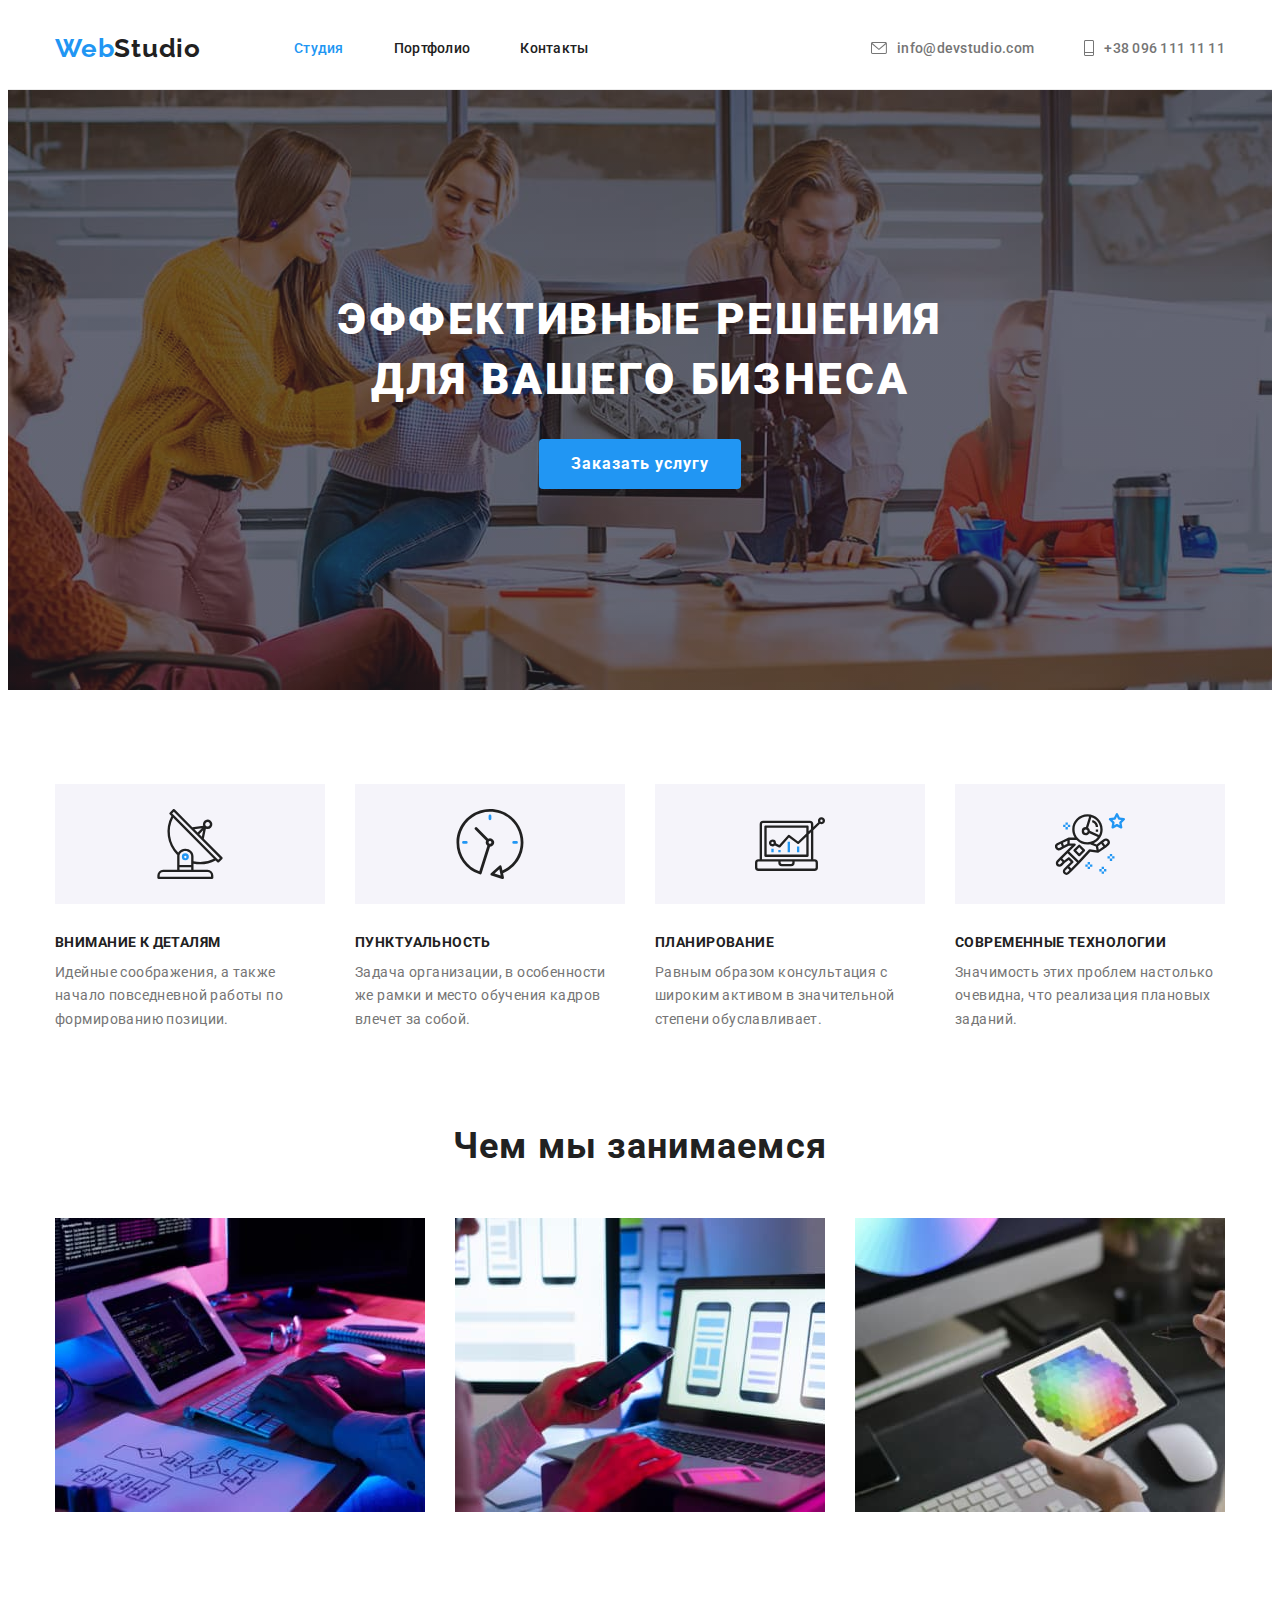
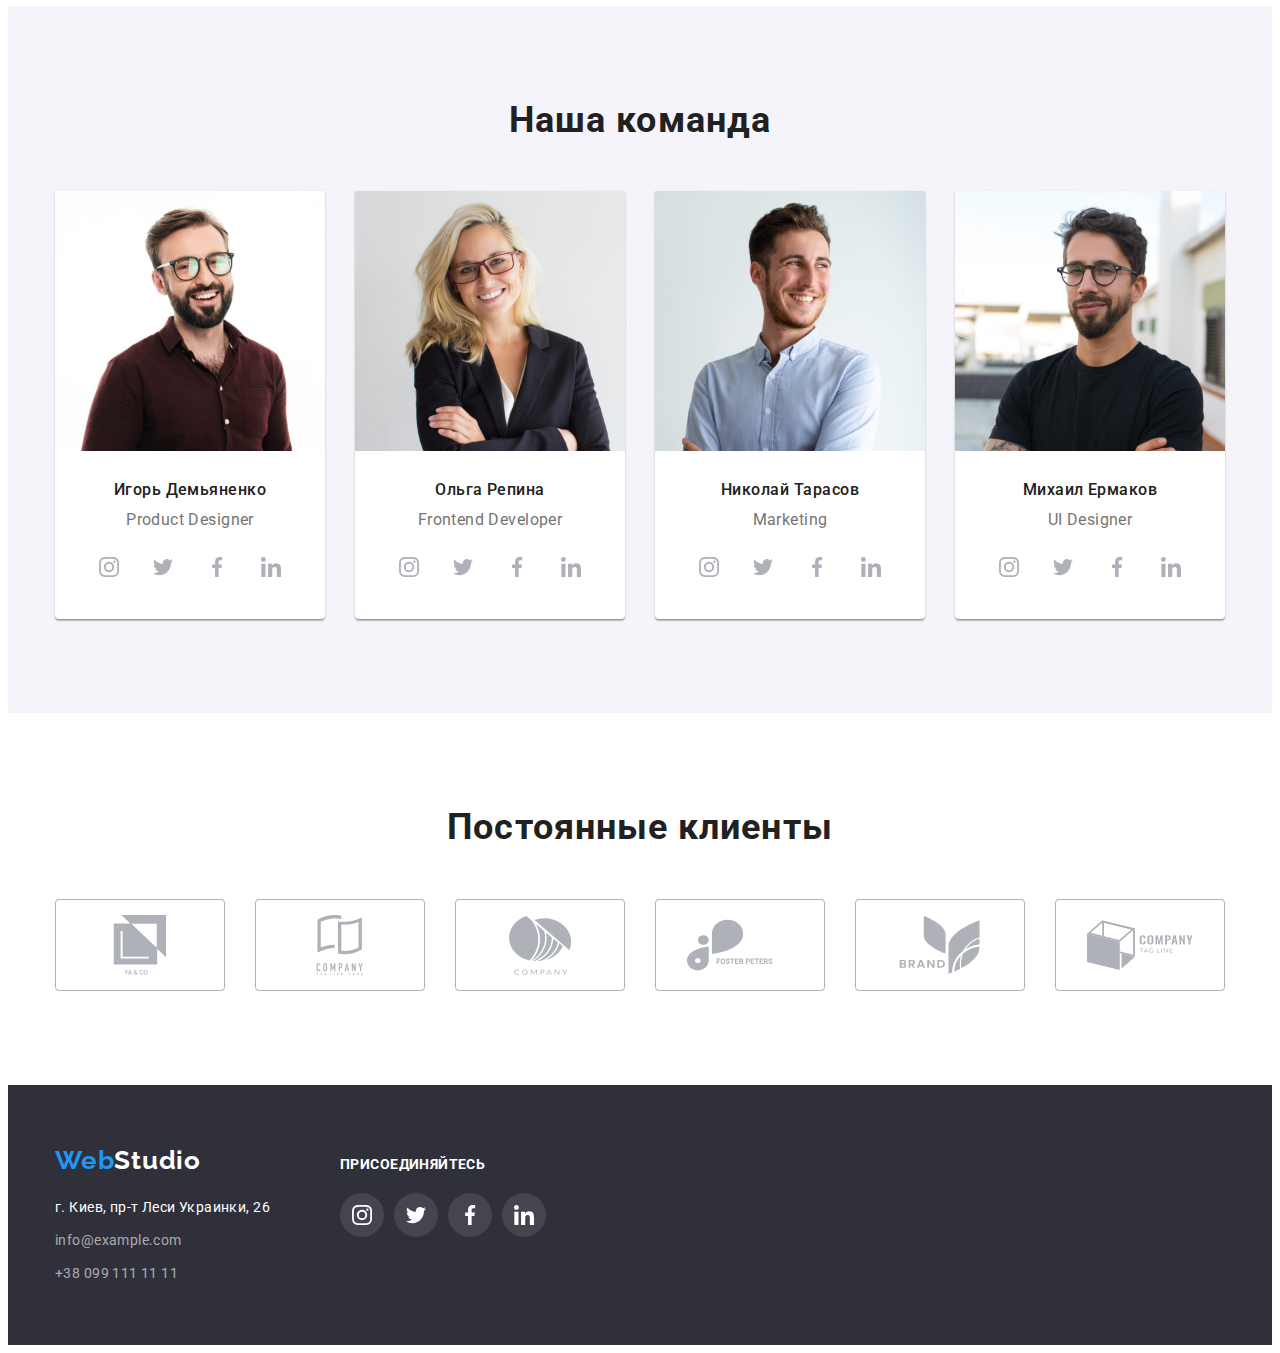
<file: index.html>
<!DOCTYPE html>
<html lang="ru">

<head>
    <meta charset="UTF-8">
    <meta http-equiv="X-UA-Compatible" content="IE=edge">
    <meta name="viewport" content="width=device-width, initial-scale=1.0">
    <title>WebStudio</title>
    <link rel="preconnect" href="https://fonts.googleapis.com">
    <link rel="preconnect" href="https://fonts.gstatic.com" crossorigin>
    <link href="https://fonts.googleapis.com/css2?family=Raleway:wght@700&family=Roboto:wght@400;500;700;900&display=swap"
        rel="stylesheet">
    <link rel="stylesheet" href="https://cdnjs.cloudflare.com/ajax/libs/modern-normalize/1.1.0/modern-normalize.min.css"
        integrity="sha512-wpPYUAdjBVSE4KJnH1VR1HeZfpl1ub8YT/NKx4PuQ5NmX2tKuGu6U/JRp5y+Y8XG2tV+wKQpNHVUX03MfMFn9Q=="
        crossorigin="anonymous" referrerpolicy="no-referrer" />
    <link rel="stylesheet" href="./css/styles.css">
</head>

<body>
    <header class="header">
       <div class="container nav">
            <nav class="header-nav">
                <!--logo-->
                <a class="logo" href="./index.html">Web<span>Studio</span></a>
                <!--nav-->
                <ul class="header-list">
                    <li><a class="link current" href="./index.html">Студия</a></li>
                    <li><a class="link" href="./portfolio.html">Портфолио</a></li>
                    <li><a class="link" href="#">Контакты</a></li>
                </ul>
            </nav>
            <!--contacts-->
            <ul class="header-list-contacts">
                <li>
                    <a class="link" href="mailto:info@devstudio.com">
                        <svg class="icon" width="16px" height="12px">
                           <use href="./images/sprite.svg#icon-mail"></use>
                        </svg>info@devstudio.com
                   </a>
                </li>
                <li>
                    <a class="link" href="tel:+380961111111">
                        <svg class="icon" width="10px" height="16px">
                            <use href="./images/sprite.svg#icon-tel"></use>
                        </svg>+38 096 111 11 11
                    </a>
                </li>
            </ul>
       </div>
    </header>
    <!--main-->
    <main class="main">
        <!--кнопка заказать услугу-->
        <section class="section-one overlay">
            <div class="container">
                <h1 class="section-one-title">Эффективные решения для вашего бизнеса</h1>
                <button class="button" type="button">Заказать услугу</button>
            </div>
        </section>
        <!--плюсы и преимущества-->
        <section class="section-two">
           <div class="container">
                <!--скрытый заголовок-->
                <h2 class="section-two-title">Наши плюсы и преимущества</h2>
                <ul class="section-two-list">
                    <li>
                        <h3 class="title">Внимание к деталям</h3>
                        <p>Идейные соображения, а также начало повседневной работы по формированию позиции.</p>
                    </li>
                    <li>
                        <h3 class="title">Пунктуальность</h3>
                        <p>Задача организации, в особенности же рамки и место обучения кадров влечет за собой.</p>
                    </li>
                    <li>
                        <h3 class="title">Планирование</h3>
                        <p>Равным образом консультация с широким активом в значительной степени обуславливает.</p>
                    </li>
                    <li>
                        <h3 class="title">Современные технологии</h3>
                        <p>Значимость этих проблем настолько очевидна, что реализация плановых заданий.</p>
                    </li>
                </ul>
           </div>
        </section>
        <!--чем занимаемся-->
        <section class="section-three">
            <div class="container">
                <h2 class="section-three-title">Чем мы занимаемся</h2>
                <ul class="section-three-list">
                    <li> <img src="./images/cod.jpg" alt="Процесс написания кода" width="370"> </li>
                    <li> <img src="./images/app.jpg" alt="Разработки приложений" width="370"> </li>
                    <li> <img src="./images/design.jpg" alt="Работа с дизайном" width="370"> </li>
                </ul>
            </div>
        </section>
        <!--команда-->
        <section class="section-four">
            <div class="container">
                <h2 class="section-four-title">Наша команда</h2>
                <ul class="section-four-list">
                    <li class="card">
                        <img src="./images/ihor.jpg" alt="Игорь Демьяненко" width="270">
                        <div class="name">
                           <h3 class="title">Игорь Демьяненко</h3>
                           <p>Product Designer</p>
                          <div class="team-links-div">
                            <ul class="team-links-list">
                                <li class="team-links-item">
                                    <a class="soc-link" href="">
                                        <svg class="team-soc-icon">
                                            <use href="./images/sprite.svg#icon-instagram"></use>
                                        </svg>
                                    </a>
                                </li>
                                <li class="team-links-item">
                                    <a class="soc-link" href="">
                                        <svg class="team-soc-icon">
                                            <use href="./images/sprite.svg#icon-twitter"></use>
                                        </svg>
                                    </a>
                                </li>
                                <li class="team-links-item">
                                    <a class="soc-link" href="">
                                        <svg class="team-soc-icon">
                                            <use href="./images/sprite.svg#icon-facebook"></use>
                                        </svg>
                                    </a>
                                </li>
                                <li class="team-links-item">
                                    <a class="soc-link" href="">
                                        <svg class="team-soc-icon">
                                            <use href="./images/sprite.svg#icon-linkedin"></use>
                                        </svg>
                                    </a>
                                </li>
                            </ul>
                         </div>
                    </div>
                        </li>
                    <li class="card">
                        <img src="./images/olga.jpg" alt="Ольга Репина" width="270">
                        <div class="name">
                           <h3 class="title">Ольга Репина</h3>
                           <p>Frontend Developer</p>
                            <div class="team-links-div">
                                <ul class="team-links-list">
                                    <li class="team-links-item">
                                        <a class="soc-link" href="">
                                            <svg class="team-soc-icon">
                                                <use href="./images/sprite.svg#icon-instagram"></use>
                                            </svg>
                                        </a>
                                    </li>
                                    <li class="team-links-item">
                                        <a class="soc-link" href="">
                                            <svg class="team-soc-icon">
                                                <use href="./images/sprite.svg#icon-twitter"></use>
                                            </svg>
                                        </a>
                                    </li>
                                    <li class="team-links-item">
                                        <a class="soc-link" href="">
                                            <svg class="team-soc-icon">
                                                <use href="./images/sprite.svg#icon-facebook"></use>
                                            </svg>
                                        </a>
                                    </li>
                                    <li class="team-links-item">
                                        <a class="soc-link" href="">
                                            <svg class="team-soc-icon">
                                                <use href="./images/sprite.svg#icon-linkedin"></use>
                                            </svg>
                                        </a>
                                    </li>
                                </ul>
                            </div>
                        </div>
                    </li>
                    <li class="card">
                        <img src="./images/nikolai.jpg" alt="Николай Тарасов" width="270">
                        <div class="name">
                           <h3 class="title">Николай Тарасов</h3>
                           <p>Marketing</p>
                            <div class="team-links-div">
                                <ul class="team-links-list">
                                    <li class="team-links-item">
                                        <a class="soc-link" href="">
                                            <svg class="team-soc-icon">
                                                <use href="./images/sprite.svg#icon-instagram"></use>
                                            </svg>
                                        </a>
                                    </li>
                                    <li class="team-links-item">
                                        <a class="soc-link" href="">
                                            <svg class="team-soc-icon">
                                                <use href="./images/sprite.svg#icon-twitter"></use>
                                            </svg>
                                        </a>
                                    </li>
                                    <li class="team-links-item">
                                        <a class="soc-link" href="">
                                            <svg class="team-soc-icon">
                                                <use href="./images/sprite.svg#icon-facebook"></use>
                                            </svg>
                                        </a>
                                    </li>
                                    <li class="team-links-item">
                                        <a class="soc-link" href="">
                                            <svg class="team-soc-icon">
                                                <use href="./images/sprite.svg#icon-linkedin"></use>
                                            </svg>
                                        </a>
                                    </li>
                                </ul>
                            </div>
                        </div>
                    </li>
                    <li class="card">
                        <img src="./images/mihailo.jpg" alt="Михаил Ермаков" width="270">
                        <div class="name">
                           <h3 class="title">Михаил Ермаков</h3>
                           <p>UI Designer</p>
                            <div class="team-links-div">
                                <ul class="team-links-list">
                                    <li class="team-links-item">
                                        <a class="soc-link" href="">
                                            <svg class="team-soc-icon">
                                                <use href="./images/sprite.svg#icon-instagram"></use>
                                            </svg>
                                        </a>
                                    </li>
                                    <li class="team-links-item">
                                        <a class="soc-link" href="">
                                            <svg class="team-soc-icon">
                                                <use href="./images/sprite.svg#icon-twitter"></use>
                                            </svg>
                                        </a>
                                    </li>
                                    <li class="team-links-item">
                                        <a class="soc-link" href="">
                                            <svg class="team-soc-icon">
                                                <use href="./images/sprite.svg#icon-facebook"></use>
                                            </svg>
                                        </a>
                                    </li>
                                    <li class="team-links-item">
                                        <a class="soc-link" href="">
                                            <svg class="team-soc-icon">
                                                <use href="./images/sprite.svg#icon-linkedin"></use>
                                            </svg>
                                        </a>
                                    </li>
                                </ul>
                            </div>
                        </div>
                    </li>
                </ul>
            </div>
        </section>
        <section class="section">
            <div class="container">
                <h1 class="section-title clients">Постоянные клиенты</h1>
                <div>
                    <ul class="clients-list">
                        <li class="clients-item">
                            <a class="clients-link" href="">
                                <svg class="clients-icon">
                                    <use href="./images/sprite.svg#icon-client-1"></use>
                                </svg>
                            </a>
                        </li>
                        <li class="clients-item">
                            <a class="clients-link" href="">
                                <svg class="clients-icon">
                                    <use href="./images/sprite.svg#icon-client-2"></use>
                                </svg>
                            </a>
                        </li>
                        <li class="clients-item">
                            <a class="clients-link" href="">
                                <svg class="clients-icon">
                                    <use href="./images/sprite.svg#icon-client-3"></use>
                                </svg>
                            </a>
                        </li>
                        <li class="clients-item">
                            <a class="clients-link" href="">
                                <svg class="clients-icon">
                                    <use href="./images/sprite.svg#icon-client-4"></use>
                                </svg>
                            </a>
                        </li>
                        <li class="clients-item">
                            <a class="clients-link" href="">
                                <svg class="clients-icon">
                                    <use href="./images/sprite.svg#icon-client-5"></use>
                                </svg>
                            </a>
                        </li>
                        <li class="clients-item">
                            <a class="clients-link" href="">
                                <svg class="clients-icon">
                                    <use href="./images/sprite.svg#icon-client-6"></use>
                                </svg>
                            </a>
                        </li>
                    </ul>
                </div>
            </div>
        
        </section>
    </main>
    <!--footer-->
    <footer class="footer">
      <div class="container ftr">
            <div class="div-footer">
                <a class="logo-footer" href="./index.html">Web<span>Studio</span></a>
                <address>
                    <ul class="address">
                        <li><a class="link-address" href="https://goo.gl/maps/ifKrriMA3QEDocWd7">г. Киев, пр-т Леси Украинки, 26</a>
                            <br /></li>
                        <li><a class="link" href="mailto:info@example.com">info@example.com</a> <br /></li>
                        <li><a class="link" href="tel:+380991111111">+38 099 111 11 11</a></li>
                    </ul>
                </address>
            </div>
            <div class="div-footer-soc-links">
                <h2 class="title-footer-links">присоединяйтесь</h2>
                <ul class="soc-footer-list">
                    <li class="soc-footer-item">
                        <a class="soc-footer-link" href="">
                            <svg class="soc-footer-icon">
                                <use href="./images/sprite.svg#icon-instagram"></use>
                            </svg>
                        </a>
                    </li>
                    <li class="soc-footer-item">
                        <a class="soc-footer-link" href="">
                            <svg class="soc-footer-icon">
                                <use href="./images/sprite.svg#icon-twitter"></use>
                            </svg>
                        </a>
                    </li>
                    <li class="soc-footer-item">
                        <a class="soc-footer-link" href="">
                            <svg class="soc-footer-icon">
                                <use href="./images/sprite.svg#icon-facebook"></use>
                            </svg>
                        </a>
                    </li>
                    <li class="soc-footer-item">
                        <a class="soc-footer-link" href="">
                            <svg class="soc-footer-icon">
                                <use href="./images/sprite.svg#icon-linkedin"></use>
                            </svg>
                        </a>
                    </li>
                </ul>
            </div>
      </div>
    </footer>
</body>

</html>
</file>
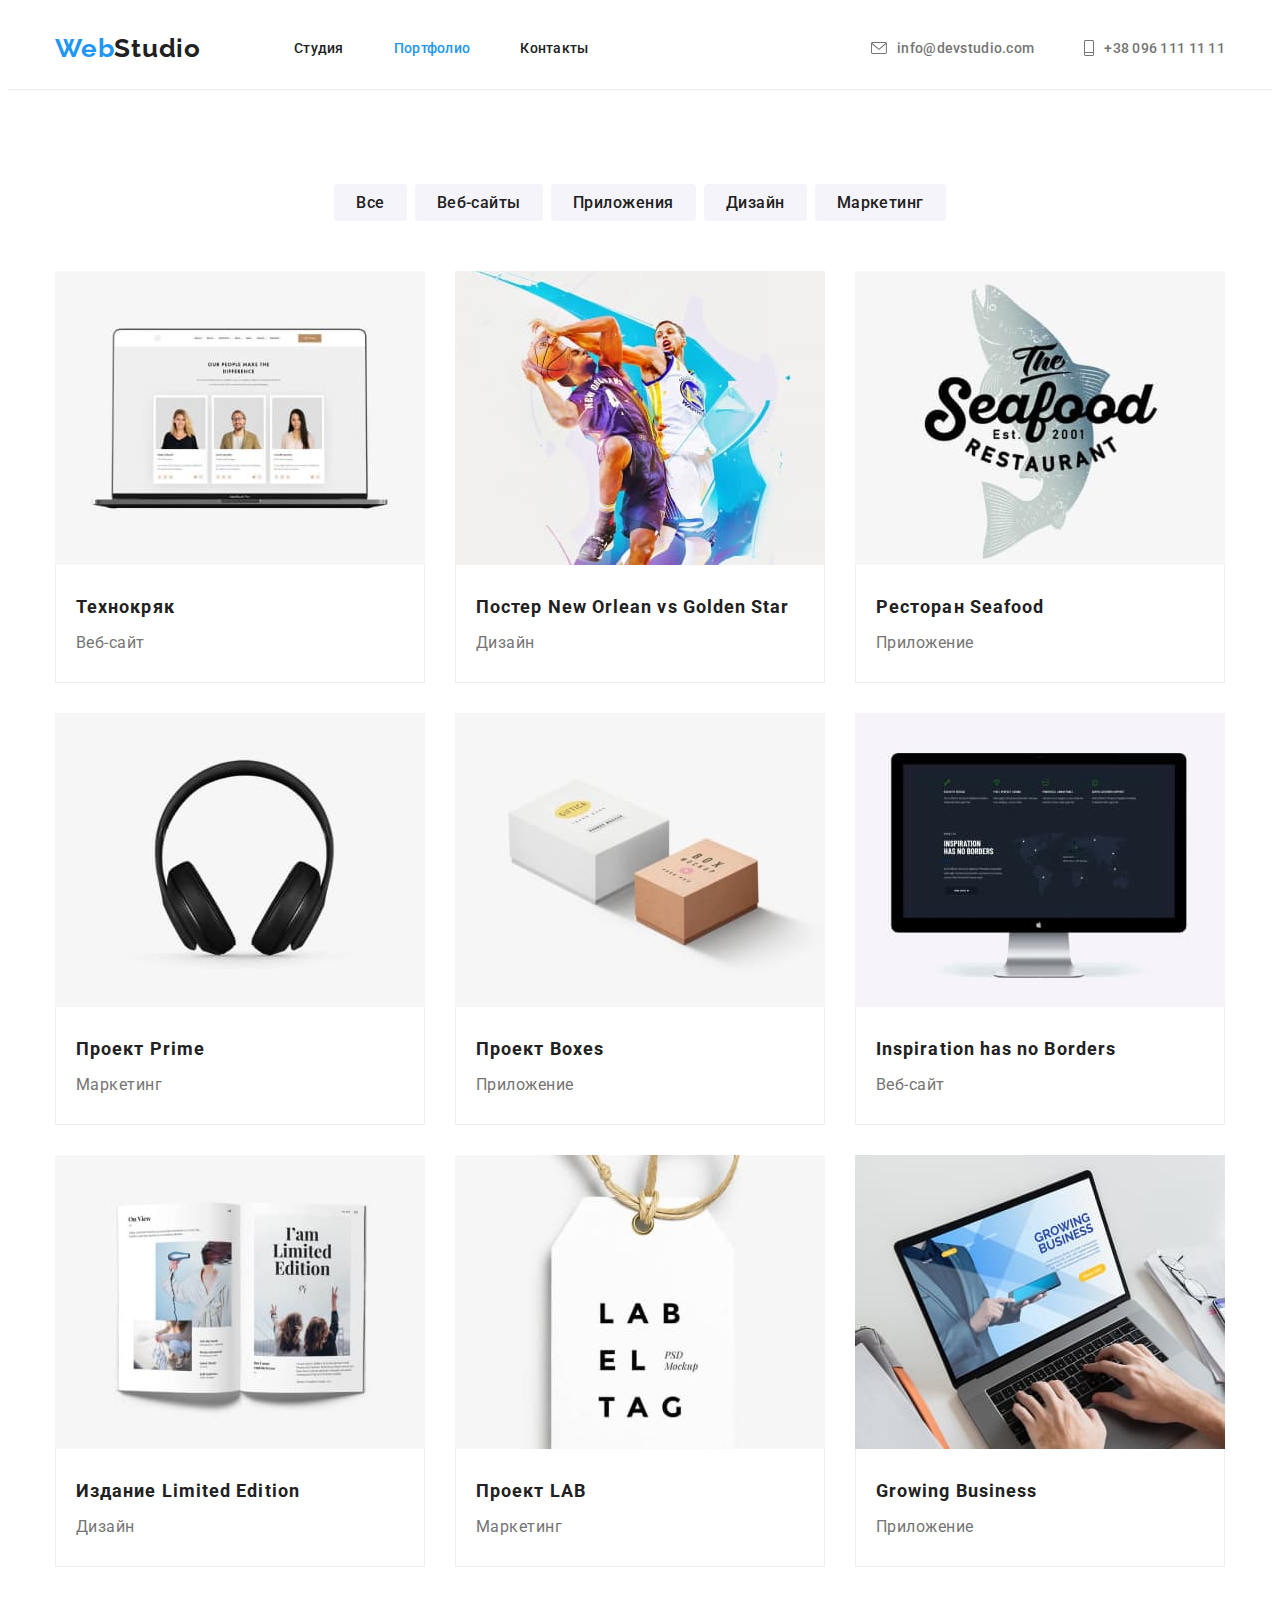
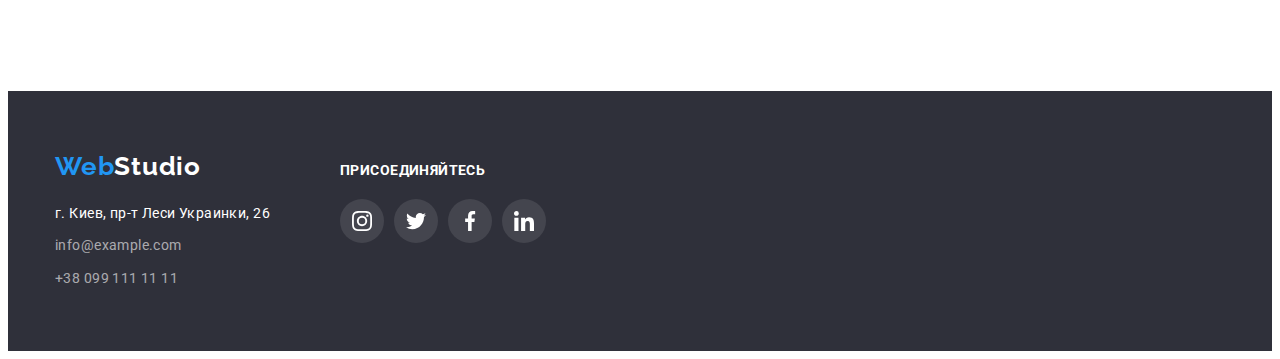
<file: portfolio.html>
<!DOCTYPE html>
<html lang="ru">

<head>
    <meta charset="UTF-8">
    <meta http-equiv="X-UA-Compatible" content="IE=edge">
    <meta name="viewport" content="width=device-width, initial-scale=1.0">
    <title>WebStudio</title>
    <link rel="preconnect" href="https://fonts.googleapis.com">
    <link rel="preconnect" href="https://fonts.gstatic.com" crossorigin>
    <link href="https://fonts.googleapis.com/css2?family=Raleway:wght@700&family=Roboto:wght@400;500;700;900&display=swap"
        rel="stylesheet">
    <link rel="stylesheet" href="https://cdnjs.cloudflare.com/ajax/libs/modern-normalize/1.1.0/modern-normalize.min.css"
        integrity="sha512-wpPYUAdjBVSE4KJnH1VR1HeZfpl1ub8YT/NKx4PuQ5NmX2tKuGu6U/JRp5y+Y8XG2tV+wKQpNHVUX03MfMFn9Q=="
        crossorigin="anonymous" referrerpolicy="no-referrer" />
    <link rel="stylesheet" href="./css/styles.css">
</head>

<body>
    <header class="header">
       <div class="container nav">
            <nav class="header-nav">
                <!--logo-->
                <a class="logo" href="./index.html">Web<span>Studio</span></a>
                <!--nav-->
                <ul class="header-list">
                    <li><a class="link" href="./index.html">Студия</a></li>
                    <li><a class="link current" href="./portfolio.html">Портфолио</a></li>
                    <li><a class="link" href="#">Контакты</a></li>
                </ul>
            </nav>
            <!--contacts-->
            <ul class="header-list-contacts">
                <li>
                    <a class="link" href="mailto:info@devstudio.com">
                        <svg class="icon" width="16px" height="12px">
                            <use href="./images/sprite.svg#icon-mail"></use>
                        </svg>info@devstudio.com
                    </a>
                </li>
                <li>
                    <a class="link" href="tel:+380961111111">
                        <svg class="icon" width="10px" height="16px">
                            <use href="./images/sprite.svg#icon-tel"></use>
                        </svg>+38 096 111 11 11
                    </a>
                </li>
            </ul>
       </div>
    </header>
    <main class="portfolio-main">
        <section class="portfolio-section-one">
           <div class="container">
                <!--скрытый заголовок-->
                <h1 class="portfolio-section-one-title">Наши проекты</h1>
                <ul class="portfolio-section-one-list">
                    <li><button class="button" type="button">Все</button></li>
                    <li><button class="button" type="button">Веб-сайты</button></li>
                    <li><button class="button" type="button">Приложения</button></li>
                    <li><button class="button" type="button">Дизайн</button></li>
                    <li><button class="button" type="button">Маркетинг</button></li>
                </ul>
                <!--галерея-->
                <ul class="list-img">
                    <li>
                        <a href="">
                            <img src="./images/project-1.jpg" alt="Пример страницы сайта" width="370">
                            <div class="borders">
                               <h2 class="title">Технокряк</h2>
                               <p>Веб-сайт</p>
                            </div>
                        </a>
                    </li>
                    <li>
                        <a href="">
                            <img src="./images/project-2.jpg" alt="Два баскетболиста с мячом" width="370">
                            <div class="borders">
                               <h2 class="title">Постер New Orlean vs Golden Star</h2>
                               <p>Дизайн</p>
                            </div>
                        </a>
                    </li>
                    <li>
                        <a href="">
                            <img src="./images/project-3.jpg" alt="Логотип рыбного ресторана" width="370">
                            <div class="borders">
                               <h2 class="title">Ресторан Seafood</h2>
                               <p>Приложение</p>
                            </div>
                        </a>
                    </li>
                    <li>
                        <a href="">
                            <img src="./images/project-4.jpg" alt="Наушники" width="370">
                            <div class="borders">
                               <h2 class="title">Проект Prime</h2>
                               <p>Маркетинг</p>
                            </div>
                        </a>
                    </li>
                    <li>
                        <a href="">
                            <img src="./images/project-5.jpg" alt="Две коробки" width="370">
                            <div class="borders">
                               <h2 class="title">Проект Boxes</h2>
                               <p>Приложение</p>
                            </div>
                        </a>
                    </li>
                    <li>
                        <a href="">
                            <img src="./images/project-6.jpg" alt="Экран компьютера с примером страницы веб-сайта" width="370">
                            <div class="borders">
                               <h2 class="title">Inspiration has no Borders</h2>
                               <p>Веб-сайт</p>
                            </div>
                        </a>
                    </li>
                    <li>
                        <a href="">
                            <img src="./images/project-7.jpg" alt="Открытый журнал" width="370">
                            <div class="borders">
                               <h2 class="title">Издание Limited Edition</h2>
                               <p>Дизайн</p>
                            </div>
                        </a>
                    </li>
                    <li>
                        <a href="">
                            <img src="./images/project-8.jpg" alt="Пример дизайна бирки" width="370">
                            <div class="borders">
                               <h2 class="title">Проект LAB</h2>
                               <p>Маркетинг</p>
                            </div>
                        </a>
                    </li>
                    <li>
                        <a href="">
                            <img src="./images/project-9.jpg" alt="Руки печатают на клавиатуре ноутбука, в котором открыт веб-сайт"
                                width="370">
                            <div class="borders">
                               <h2 class="title">Growing Business</h2>
                               <p>Приложение</p>
                            </div>
                        </a>
                    </li>
                </ul>
           </div>
           
        </section>
    </main>
    <!--footer-->
    <footer class="footer">
        <div class="container ftr">
            <div class="div-footer">
                <a class="logo-footer" href="./index.html">Web<span>Studio</span></a>
                <address>
                    <ul class="address">
                        <li><a class="link-address" href="https://goo.gl/maps/ifKrriMA3QEDocWd7">г. Киев, пр-т Леси
                                Украинки, 26</a>
                            <br />
                        </li>
                        <li><a class="link" href="mailto:info@example.com">info@example.com</a> <br /></li>
                        <li><a class="link" href="tel:+380991111111">+38 099 111 11 11</a></li>
                    </ul>
                </address>
            </div>
            <div class="div-footer-soc-links">
                <h2 class="title-footer-links">присоединяйтесь</h2>
                <ul class="soc-footer-list">
                    <li class="soc-footer-item">
                        <a class="soc-footer-link" href="">
                            <svg class="soc-footer-icon">
                                <use href="./images/sprite.svg#icon-instagram"></use>
                            </svg>
                        </a>
                    </li>
                    <li class="soc-footer-item">
                        <a class="soc-footer-link" href="">
                            <svg class="soc-footer-icon">
                                <use href="./images/sprite.svg#icon-twitter"></use>
                            </svg>
                        </a>
                    </li>
                    <li class="soc-footer-item">
                        <a class="soc-footer-link" href="">
                            <svg class="soc-footer-icon">
                                <use href="./images/sprite.svg#icon-facebook"></use>
                            </svg>
                        </a>
                    </li>
                    <li class="soc-footer-item">
                        <a class="soc-footer-link" href="">
                            <svg class="soc-footer-icon">
                                <use href="./images/sprite.svg#icon-linkedin"></use>
                            </svg>
                        </a>
                    </li>
                </ul>
            </div>
        </div>
    </footer>
</body>

</html>
</file>
<file: css/styles.css>
/* основной цвет текста : #212121; */
/* вторичный цвет текста : #757575; */
/* акцентный цвет текста : #2196F3; */
/* заголовок : #FFFFFF; */
/* футер вторичный цвет : rgba(255, 255, 255, 0.6); */
/* бекграунд фон : #2F303A; */
/* бекграунд кнопка main : #188CE8 */
/* бекграунд секции команда : #F5F4FA */
/* header border : #ECECEC */
/* list-img border : #eeeeee */
/* background btn portfolio : #f5f4fa  */
/* link color : #AFB1B8 */

:root {
    --primary-text-color: #757575;
    --secondary-text-color: #212121;
    --accent-color: #2196f3;
    --white-color: #ffffff;
    --footer-secondary-text-color: rgba(255, 255, 255, 0.6);
    --background-fon: #2f303a;
    --background-btn-main: #188ce8;
    --background-section-four: #f5f4fa;
    --header-border: #ececec;
    --list-img-border: #eeeeee;
    --background-btn-portfoliio: #f5f4fa;
    --link-color: #afb1b8;
}

html{
    box-sizing: border-box;
}

*,
*::before,
*::after{
box-sizing: inherit;
}

body {
    font-family: "Roboto", "sans-serif";
    font-size: 14px;
    letter-spacing: 0.03em;
    color: var(--primary-text-color);
    background-color: var(--white-color);
}

ul {
    list-style: none;
    padding: 0px;
    margin: 0px;
}

a {
    text-decoration: none;
}

h1,
h2,
h3,
h4,
h5,
h6,
p {
    margin: 0;
}

img {
    display: block; 
    max-width: 100%; 
    height: auto;
}

.section-one,
.section-two,
.section-three,
.section-four,
.portfolio-section-one,
.section {
    padding-top: 94px;
    padding-bottom: 94px;
}

/*----------скрытые заголовки */
.section-two-title,
.portfolio-section-one-title {
    position: absolute;
    width: 1px;
    height: 1px;
    margin: -1px;
    border: 0;
    padding: 0;

    white-space: nowrap;
    clip-path: inset(100%);
    clip: rect(0 0 0 0);
    overflow: hidden;
}

/*----------контейнер */
.container {
    width: 1200px;
    margin-right: auto;
    margin-left: auto;
    padding-left: 15px;
    padding-right: 15px;
}

/*----------logo */
.logo {
    color: var(--accent-color);
    font-family: "Raleway", "sans-serif";
    font-weight: 700;
    font-size: 26px;
    line-height: 1.19;
    letter-spacing: 0.03em;
    text-decoration: none;
}

.logo span {
    color: var(--secondary-text-color);
}

/*----------nav */
.nav{
    display: flex;
}
.header-nav{
    display: flex;
    align-items: center;
}

.header-list .link {
    color: var(--secondary-text-color);
    font-weight: 500;
    font-size: 14px;
    line-height: 1.2;
    letter-spacing: 0.02em;
    text-decoration: none;
    display: block;
    padding: 32px 0;
}

.header-list .link:hover,
.header-list .link:focus {
    color: var(--accent-color);
}

.header-list .link.current {
    color: var(--accent-color);
}

.header-list{
    display: flex;
    margin-left: 93px;
}

.header-list li+li,
.header-list-contacts li+li{
    margin-left: 50px;
}

/*----------contacts */
.header-list-contacts{
    display: flex;
    align-items: center;
    margin-left: auto;
}

.header-list-contacts .link {
    color: var(--primary-text-color);
    font-weight: 500;
    font-size: 14px;
    line-height: 1.2;
    letter-spacing: 0.02em;
    text-decoration: none;
    display: flex;
    align-items: center;
}

.header-list-contacts .link:hover,
.header-list-contacts .link:focus {
    color: var(--accent-color);
}

.header-list-contacts .icon {
    margin-right: 10px;
    fill: currentColor;
}

header {
    border-bottom: 1px solid var(--header-border);
}

/*----------кнопка заказать услугу */
.section-one-title {
    color: var(--white-color);
    font-weight: 900;
    font-size: 44px;
    line-height: 1.36;
    text-align: center;
    letter-spacing: 0.06em;
    text-transform: uppercase;

    max-width: 696px;
    
    margin-bottom: 30px;
    margin-left: auto;
    margin-right: auto;
}

.section-one {
    background-color: var(--background-fon);
    text-align: center;
    padding: 200px 0;
}

.overlay {
    max-width: 1600px;
    height: 600px;
    margin-right: auto;
    margin-left: auto;
    background-image: linear-gradient(rgba(47, 48, 58, 0.4), rgba(47, 48, 58, 0.4)), url(../images/background.jpg);
    background-repeat: no-repeat;
    background-position: center;
    background-size: cover;
}

.section-one button {
    color: var(--white-color);
    background-color: var(--accent-color);
    font-family: inherit;
    font-weight: 700;
    font-size: 16px;
    line-height: 1.87;
    display: flex;
    align-items: center;
    text-align: center;
    letter-spacing: 0.06em;
    cursor: pointer;

    border-radius: 4px;
    padding: 10px 32px;
    border: 0px;
    margin-left: auto;
    margin-right: auto;
}

.section-one button:hover,
.section-one button:focus {
    background-color: var(--background-btn-main);
}

/*----------заголовки секций */
.section-two-title,
.section-three-title,
.section-four-title,
.portfolio-section-one-title,
.section-title {
    color: var(--secondary-text-color);
    font-weight: 700;
    font-size: 36px;
    line-height: 1.16;
    text-align: center;
    letter-spacing: 0.03em;
}

/*----------плюсы и преимущества */
.section-two-list{
    display: flex;
}

.section-two-list li+li{
    margin-left: 30px;
}

.section-two-list li{
    width: 270px;
}

.section-two-list .title {
    color: var(--secondary-text-color);
    font-weight: 700;
    font-size: 14px;
    line-height: 1.2;
    letter-spacing: 0.03em;
    text-transform: uppercase;

    margin-bottom: 10px;
}

.section-two-list p {
    font-size: 14px;
    line-height: 1.7;
    letter-spacing: 0.03em;
}

.section-two-list li::before {
    display: block;
    content: "";
    height: 120px;
    background-repeat: no-repeat;
    background-position: center;
    background-color: var(--background-section-four);
    margin-bottom: 30px;
}

.section-two-list li:nth-child(1)::before {
    background-image: url(../images/antenna.svg);
}

.section-two-list li:nth-child(2)::before {
    background-image: url(../images/clock.svg);
}

.section-two-list li:nth-child(3)::before {
    background-image: url(../images/diagram.svg);
}

.section-two-list li:nth-child(4)::before {
    background-image: url(../images/astronaut.svg);
}

/*----------чем мы занимаемся */ 
.section-three {
    padding-top: 0;
}

.section-three-title {
    margin-bottom: 50px;
}

.section-three-list {
    display: flex;
}

.section-three-list li+li {
    margin-left: 30px;
}

/*----------команда */
.section-four {
    background-color: var(--background-section-four);
}

.section-four-title {
    margin-bottom: 50px;
}

.section-four-list {
    display: flex;
}

.section-four-list .card+.card {
    margin-left: 30px;
}

.section-four-list .card {
    background-color: var(--white-color);
    text-align: center;
    width: 270px;
    box-shadow: 0px 1px 3px rgba(0, 0, 0, 0.12), 0px 1px 1px rgba(0, 0, 0, 0.14), 0px 2px 1px rgba(0, 0, 0, 0.2);
    border-radius: 0px 0px 4px 4px;
}

.section-four-list .title {
    color: var(--secondary-text-color);
    font-weight: 500;
    font-size: 16px;
    line-height: 1.18;
    letter-spacing: 0.03em;
    margin-bottom: 10px;
}

.section-four-list .name {
    padding: 30px 0;
}

.section-four p {
    font-size: 16px;
    margin-bottom: 16px;
}

.team-links-list {
    display: flex;
    justify-content: center;
    align-items: center;
}

.team-links-item {
    display: flex;
    align-items: center;
    justify-content: center;
}

.team-links-item+.team-links-item {
    margin-left: 10px;
}

.soc-link {
    color: var(--link-color);
    width: 44px;
    height: 44px;
    background-color: var(--white-color);
    border-radius: 50%;
    display: flex;
    align-items: center;
    justify-content: center;
}

.soc-link:hover,
.soc-link:focus {
    color: var(--white-color);
    background-color: var(--accent-color);
}


.team-soc-icon {
    width: 20px;
    height: 20px;
    fill: currentColor;
}

/*----------clients*/
.clients-list {
    display: flex;
}

.clients-icon {
    width: 106px;
    height: 60px;
    fill: currentColor;
}

.clients-item {
    display: flex;
}

.clients-item+.clients-item {
    margin-left: 30px;
}

.clients-link {
    color: var(--link-color);
    border: 1px solid var(--link-color);
    border-radius: 4px;
    width: 170px;
    height: 92px;
    display: flex;
    align-items: center;
    justify-content: center;
}

.clients-link:hover,
.clients-link:focus {
    color: var(--accent-color);
    border-color: var(--accent-color);
}

.section-title.clients {
    margin-bottom: 50px;
}

/*----------css portfolio----------*/

/*----------portfolio buttons */
.portfolio-section-one-list {
    display: flex;
    justify-content: center;
    margin-bottom: 50px;
}

.portfolio-section-one-list li+li {
    margin-left: 8px;
}

.portfolio-section-one-list button {
    color: var(--secondary-text-color);
    background-color: var(--background-btn-portfoliio);
    cursor: pointer;
    font-family: inherit;
    font-weight: 500;
    font-size: 16px;
    line-height: 1.6;
    text-align: center;
    letter-spacing: 0.03em;

    display: inline-block;
    border-radius: 4px;
    padding: 6px 22px;
    border: 0px;
}

.portfolio-section-one-list button:hover,
.portfolio-section-one-list button:focus {
    background-color: var(--accent-color);
    color: var(--white-color);

    box-shadow: 0px 3px 1px rgba(0, 0, 0, 0.1), 0px 1px 2px rgba(0, 0, 0, 0.08), 0px 2px 2px rgba(0, 0, 0, 0.12);
    border-radius: 4px;
}

/*----------галерея */
.list-img {
    display: flex;
    flex-wrap: wrap;
    margin-left: -30px;
}

.list-img li {
    width: calc(100% / 3 - 30px);
    margin-left: 30px;
    margin-bottom: 30px;
    background-color: var(--white-color);
}

.list-img > li > a {
    text-decoration: none;
}

.list-img .title {
    font-weight: 700;
    font-size: 18px;
    line-height: 2;
    letter-spacing: 0.06em;
    color: var(--secondary-text-color);
    margin-bottom: 4px;
}

.list-img p {
    font-size: 16px;
    line-height: 1.8;
    letter-spacing: 0.03em;
    color: var(--primary-text-color);
}

.borders {
    padding: 24px 20px;
    border-bottom: 1px solid var(--list-img-border); 
    border-left: 1px solid var(--list-img-border);
    border-right: 1px solid var(--list-img-border);
}

.list-img>li>a {
    display: block;
}

.list-img>li>a:hover,
.list-img>li>a:focus {
    box-shadow: 0px 1px 1px rgba(0, 0, 0, 0.12), 0px 4px 4px rgba(0, 0, 0, 0.06), 1px 4px 6px rgba(0, 0, 0, 0.16);
}

/*----------футер */
.footer {
    background-color: var(--background-fon);
    padding: 60px 0;
}

/*----------logo */
.logo-footer {
    color: var(--accent-color);
    font-family: "Raleway", "sans-serif";
    
    font-weight: 700;
    font-size: 26px;
    line-height: 1.19;
    letter-spacing: 0.03em;
    text-decoration: none;
    display: block;
    margin-bottom: 20px;
}

.logo-footer span {
    color: var(--white-color);
}

/*----------address */
.address li+li {
    margin-top: 9px;
}
.address .link-address {
    color: var(--white-color);
    font-size: 14px;
    line-height: 1.7;
    letter-spacing: 0.03em;
    text-decoration: none;
    font-style: normal;
}

.address .link-address:hover,
.address .link-address:focus {
    color: var(--accent-color);
}

.address .link {
    color: var(--footer-secondary-text-color);
    font-size: 14px;
    line-height: 1.7;
    letter-spacing: 0.03em;
    text-decoration: none;
    font-style: normal;
}

.address .link:hover,
.address .link:focus {
    color: var(--accent-color);
}

/*----------присоединяйтесь*/
.ftr {
    display: flex;
    align-items: baseline;
}

.div-footer {
    display: flex;
    flex-direction: column;
}

.div-footer-soc-links {
    display: flex;
    flex-direction: column;
    margin-left: 70px;
}

.soc-footer-list {
    display: flex;
}

.title-footer-links {
    font-size: 14px;
    font-weight: 700;
    line-height: 1.14;
    letter-spacing: 0.03em;
    text-transform: uppercase;
    color: var(--white-color);
    margin-bottom: 20px;
}

.soc-footer-item+.soc-footer-item {
    margin-left: 10px;
}

.soc-footer-link {
    display: flex;
    width: 44px;
    height: 44px;
    align-items: center;
    justify-content: center;
    border-radius: 50%;
    background-color: rgba(255, 255, 255, 0.1);
    color: var(--white-color);
}

.soc-footer-icon {
    width: 20px;
    height: 20px;
    fill: currentColor;
}

.soc-footer-link:hover,
.soc-footer-link:focus {
    background-color: var(--accent-color);
}
</file>
